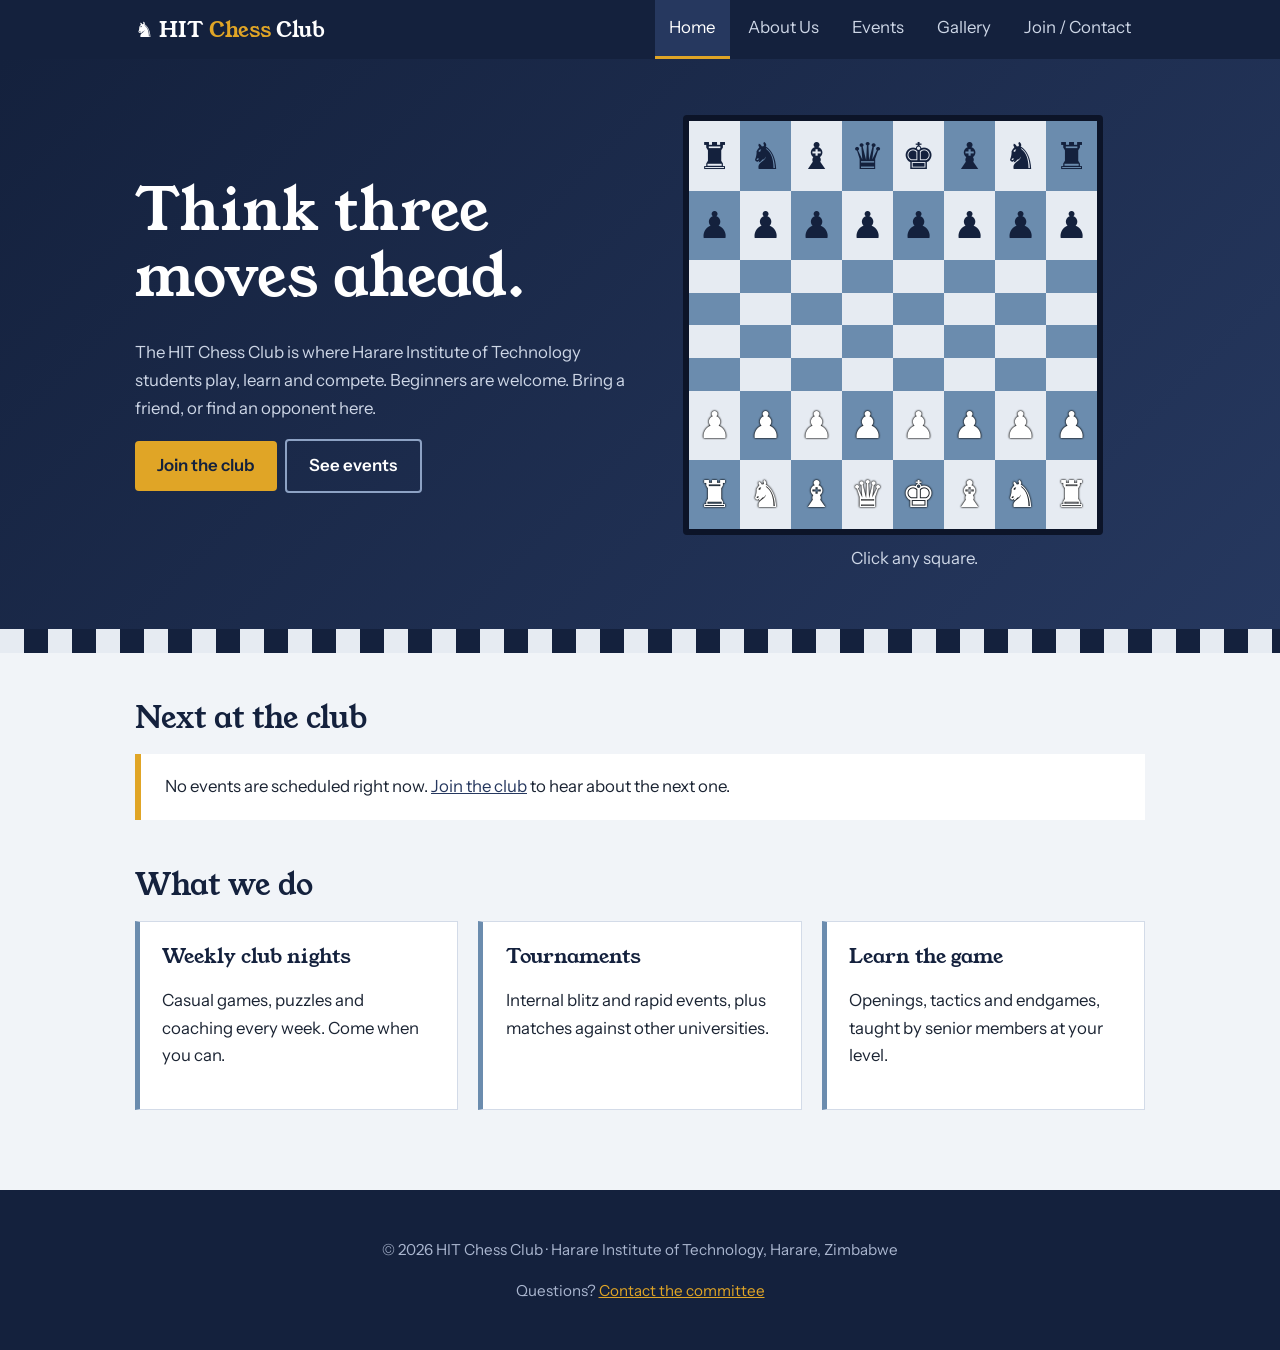
<file: index.html>
<!DOCTYPE html>
<html lang="en">
<head>
<meta charset="UTF-8">
<meta name="viewport" content="width=device-width, initial-scale=1">
<title>Home | HIT Chess Club</title>
<link rel="preconnect" href="https://fonts.googleapis.com">
<link href="https://fonts.googleapis.com/css2?family=Instrument+Sans:wght@400;600&family=Young+Serif&display=swap" rel="stylesheet">
<link rel="stylesheet" href="css/style.css">
</head>
<body>
<header class="site-header"><div class="wrap">
  <a class="brand" href="index.html">&#9822; HIT <span>Chess</span> Club</a>
  <nav aria-label="Main"><ul>
    <li><a href="index.html" class="active">Home</a></li>
    <li><a href="about.html">About Us</a></li>
    <li><a href="events.html">Events</a></li>
    <li><a href="gallery.html">Gallery</a></li>
    <li><a href="join.html">Join / Contact</a></li>
  </ul></nav>
</div></header>
<section class="hero"><div class="wrap">
  <div>
    <h1>Think three moves ahead.</h1>
    <p>The HIT Chess Club is where Harare Institute of Technology students play, learn and compete. Beginners are welcome. Bring a friend, or find an opponent here.</p>
    <p><a class="btn" href="join.html">Join the club</a><a class="btn ghost" href="events.html">See events</a></p>
  </div>
  <div>
    <div class="board" id="board" aria-label="Interactive chessboard"></div>
    <p class="board-info" id="board-info">Click any square.</p>
  </div>
</div></section>
<div class="checker" aria-hidden="true"></div>

<section><div class="wrap">
  <h2>Next at the club</h2>
  <div class="next-event" id="next-event">Loading the next event&hellip;</div>
</div></section>

<section style="padding-top:0"><div class="wrap">
  <h2>What we do</h2>
  <div class="grid">
    <div class="card"><h3>Weekly club nights</h3><p>Casual games, puzzles and coaching every week. Come when you can.</p></div>
    <div class="card"><h3>Tournaments</h3><p>Internal blitz and rapid events, plus matches against other universities.</p></div>
    <div class="card"><h3>Learn the game</h3><p>Openings, tactics and endgames, taught by senior members at your level.</p></div>
  </div>
</div></section>
<footer><div class="wrap">
  <p>&copy; 2026 HIT Chess Club &middot; Harare Institute of Technology, Harare, Zimbabwe</p>
  <p>Questions? <a href="join.html">Contact the committee</a></p>
</div></footer>
<script src="js/main.js"></script>
</body>
</html>
</file>
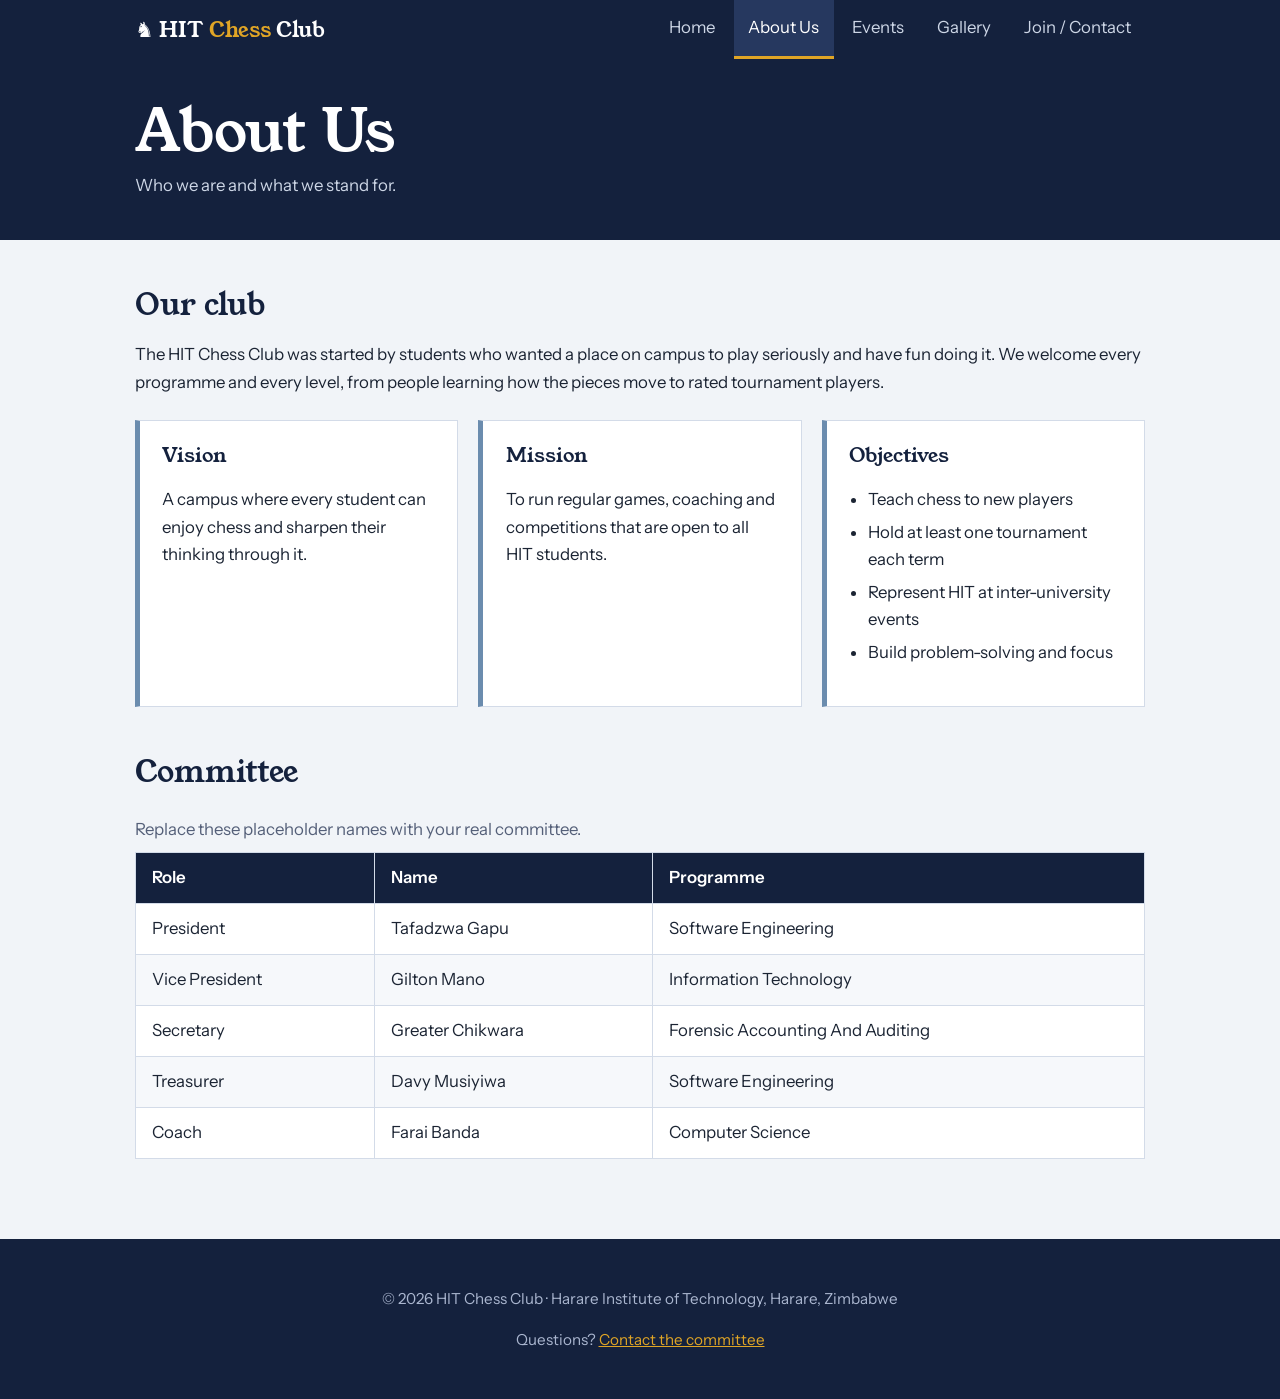
<file: about.html>
<!DOCTYPE html>
<html lang="en">
<head>
<meta charset="UTF-8">
<meta name="viewport" content="width=device-width, initial-scale=1">
<title>About Us | HIT Chess Club</title>
<link rel="preconnect" href="https://fonts.googleapis.com">
<link href="https://fonts.googleapis.com/css2?family=Instrument+Sans:wght@400;600&family=Young+Serif&display=swap" rel="stylesheet">
<link rel="stylesheet" href="css/style.css">
</head>
<body>
<header class="site-header"><div class="wrap">
  <a class="brand" href="index.html">&#9822; HIT <span>Chess</span> Club</a>
  <nav aria-label="Main"><ul>
    <li><a href="index.html">Home</a></li>
    <li><a href="about.html" class="active">About Us</a></li>
    <li><a href="events.html">Events</a></li>
    <li><a href="gallery.html">Gallery</a></li>
    <li><a href="join.html">Join / Contact</a></li>
  </ul></nav>
</div></header>
<div class="page-title"><div class="wrap"><h1>About Us</h1><p>Who we are and what we stand for.</p></div></div>
<section><div class="wrap">
  <h2>Our club</h2>
  <p>The HIT Chess Club was started by students who wanted a place on campus to play seriously and have fun doing it. We welcome every programme and every level, from people learning how the pieces move to rated tournament players.</p>
  <div class="grid" style="margin-top:1.5rem">
    <div class="card"><h3>Vision</h3><p>A campus where every student can enjoy chess and sharpen their thinking through it.</p></div>
    <div class="card"><h3>Mission</h3><p>To run regular games, coaching and competitions that are open to all HIT students.</p></div>
    <div class="card"><h3>Objectives</h3>
      <ul class="tick">
        <li>Teach chess to new players</li>
        <li>Hold at least one tournament each term</li>
        <li>Represent HIT at inter-university events</li>
        <li>Build problem-solving and focus</li>
      </ul>
    </div>
  </div>
</div></section>
<section style="padding-top:0"><div class="wrap">
  <h2>Committee</h2>
  <div class="table-scroll"><table>
    <caption class="sr" style="text-align:left;padding:.5rem 0;color:var(--muted)">Replace these placeholder names with your real committee.</caption>
    <thead><tr><th>Role</th><th>Name</th><th>Programme</th></tr></thead>
    <tbody>
      <tr><td>President</td><td>Tafadzwa Gapu</td><td>Software Engineering</td></tr>
      <tr><td>Vice President</td><td>Gilton Mano</td><td>Information Technology</td></tr>
      <tr><td>Secretary</td><td>Greater Chikwara</td><td>Forensic Accounting And Auditing</td></tr>
      <tr><td>Treasurer</td><td>Davy Musiyiwa</td><td>Software Engineering</td></tr>
      <tr><td>Coach</td><td>Farai Banda</td><td>Computer Science</td></tr>
    </tbody>
  </table></div>
</div></section>
<footer><div class="wrap">
  <p>&copy; 2026 HIT Chess Club &middot; Harare Institute of Technology, Harare, Zimbabwe</p>
  <p>Questions? <a href="join.html">Contact the committee</a></p>
</div></footer>
<script src="js/main.js"></script>
</body>
</html>
</file>
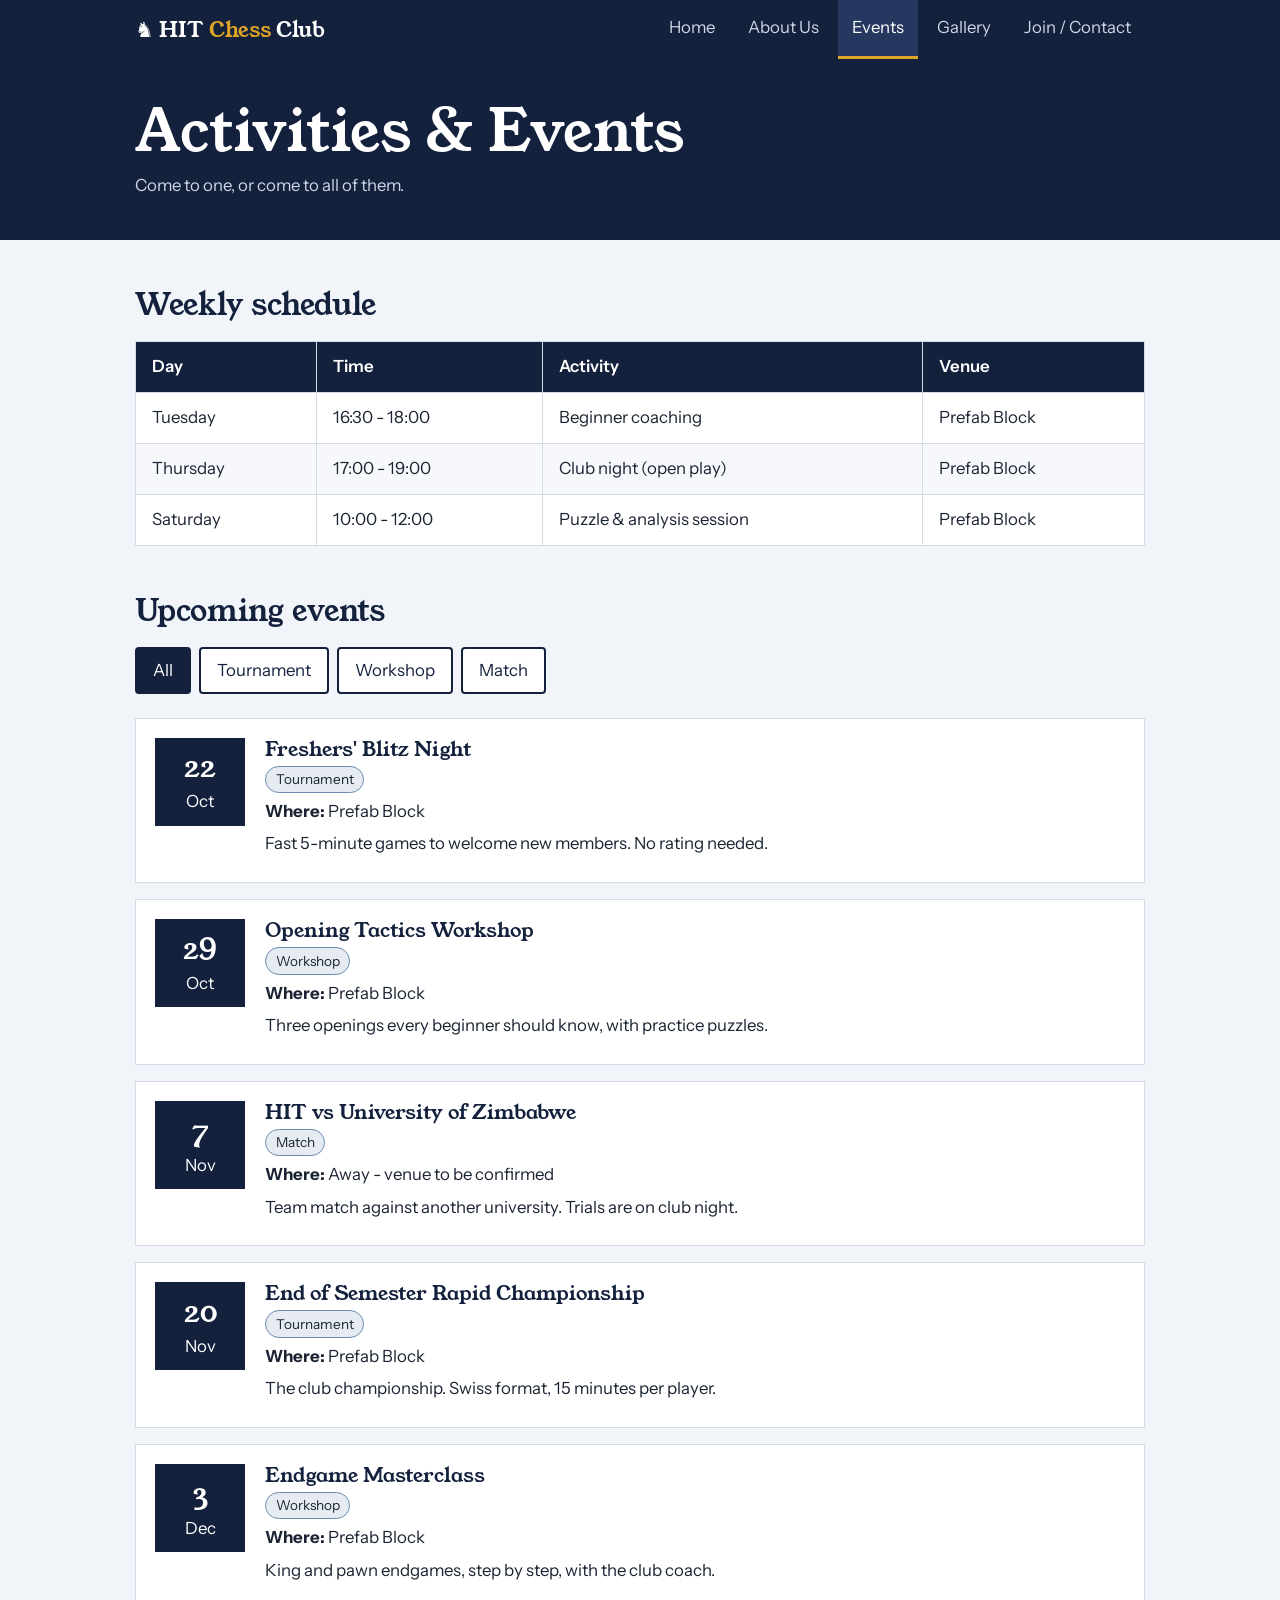
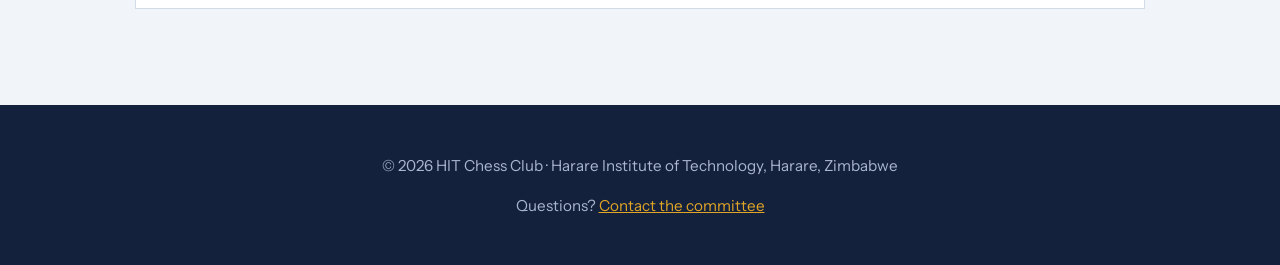
<file: events.html>
<!DOCTYPE html>
<html lang="en">
<head>
<meta charset="UTF-8">
<meta name="viewport" content="width=device-width, initial-scale=1">
<title>Events | HIT Chess Club</title>
<link rel="preconnect" href="https://fonts.googleapis.com">
<link href="https://fonts.googleapis.com/css2?family=Instrument+Sans:wght@400;600&family=Young+Serif&display=swap" rel="stylesheet">
<link rel="stylesheet" href="css/style.css">
</head>
<body>
<header class="site-header"><div class="wrap">
  <a class="brand" href="index.html">&#9822; HIT <span>Chess</span> Club</a>
  <nav aria-label="Main"><ul>
    <li><a href="index.html">Home</a></li>
    <li><a href="about.html">About Us</a></li>
    <li><a href="events.html" class="active">Events</a></li>
    <li><a href="gallery.html">Gallery</a></li>
    <li><a href="join.html">Join / Contact</a></li>
  </ul></nav>
</div></header>
<div class="page-title"><div class="wrap"><h1>Activities &amp; Events</h1><p>Come to one, or come to all of them.</p></div></div>
<section><div class="wrap">
  <h2>Weekly schedule</h2>
  <div class="table-scroll"><table>
    <thead><tr><th>Day</th><th>Time</th><th>Activity</th><th>Venue</th></tr></thead>
    <tbody>
      <tr><td>Tuesday</td><td>16:30 - 18:00</td><td>Beginner coaching</td><td>Prefab Block</td></tr>
      <tr><td>Thursday</td><td>17:00 - 19:00</td><td>Club night (open play)</td><td>Prefab Block</td></tr>
      <tr><td>Saturday</td><td>10:00 - 12:00</td><td>Puzzle &amp; analysis session</td><td>Prefab Block</td></tr>
    </tbody>
  </table></div>
</div></section>
<section style="padding-top:0"><div class="wrap">
  <h2>Upcoming events</h2>
  <div class="filters" id="filters"></div>
  <div id="event-list"></div>
</div></section>
<footer><div class="wrap">
  <p>&copy; 2026 HIT Chess Club &middot; Harare Institute of Technology, Harare, Zimbabwe</p>
  <p>Questions? <a href="join.html">Contact the committee</a></p>
</div></footer>
<script src="js/main.js"></script>
</body>
</html>
</file>
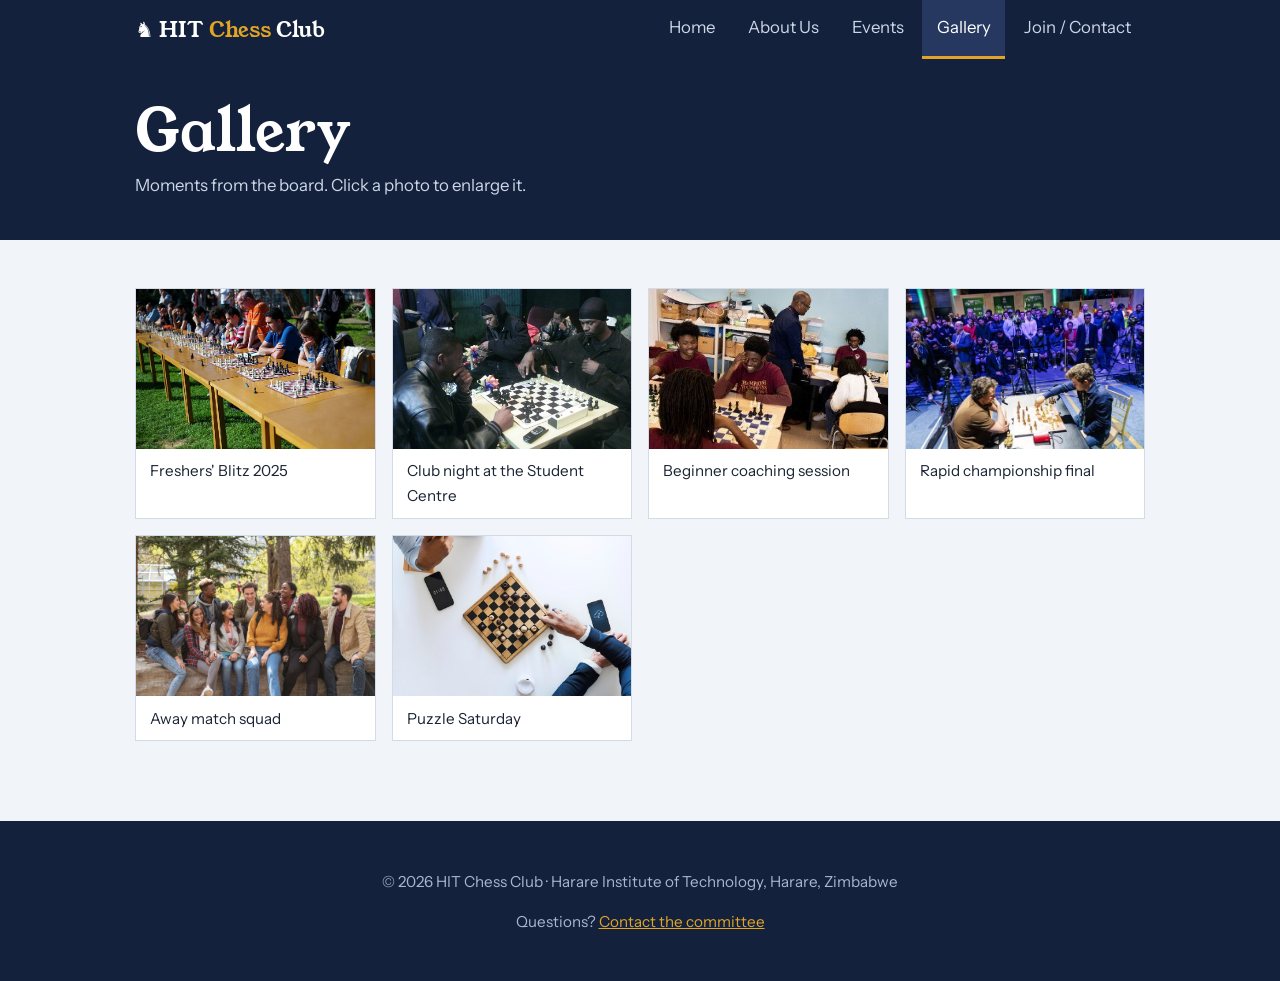
<file: gallery.html>
<!DOCTYPE html>
<html lang="en">
<head>
<meta charset="UTF-8">
<meta name="viewport" content="width=device-width, initial-scale=1">
<title>Gallery | HIT Chess Club</title>
<link rel="preconnect" href="https://fonts.googleapis.com">
<link href="https://fonts.googleapis.com/css2?family=Instrument+Sans:wght@400;600&family=Young+Serif&display=swap" rel="stylesheet">
<link rel="stylesheet" href="css/style.css">
</head>
<body>
<header class="site-header"><div class="wrap">
  <a class="brand" href="index.html">&#9822; HIT <span>Chess</span> Club</a>
  <nav aria-label="Main"><ul>
    <li><a href="index.html">Home</a></li>
    <li><a href="about.html">About Us</a></li>
    <li><a href="events.html">Events</a></li>
    <li><a href="gallery.html" class="active">Gallery</a></li>
    <li><a href="join.html">Join / Contact</a></li>
  </ul></nav>
</div></header>
<div class="page-title"><div class="wrap"><h1>Gallery</h1><p>Moments from the board. Click a photo to enlarge it.</p></div></div>
<section><div class="wrap">
  <div class="gallery" id="gallery"></div>
</div></section>
<div id="lightbox" role="dialog" aria-label="Enlarged photo">
  <div class="big" id="lb-big"></div>
  <p id="lb-cap"></p>
  <button class="btn" id="lb-close">Close</button>
</div>
<footer><div class="wrap">
  <p>&copy; 2026 HIT Chess Club &middot; Harare Institute of Technology, Harare, Zimbabwe</p>
  <p>Questions? <a href="join.html">Contact the committee</a></p>
</div></footer>
<script src="js/main.js"></script>
</body>
</html>
</file>
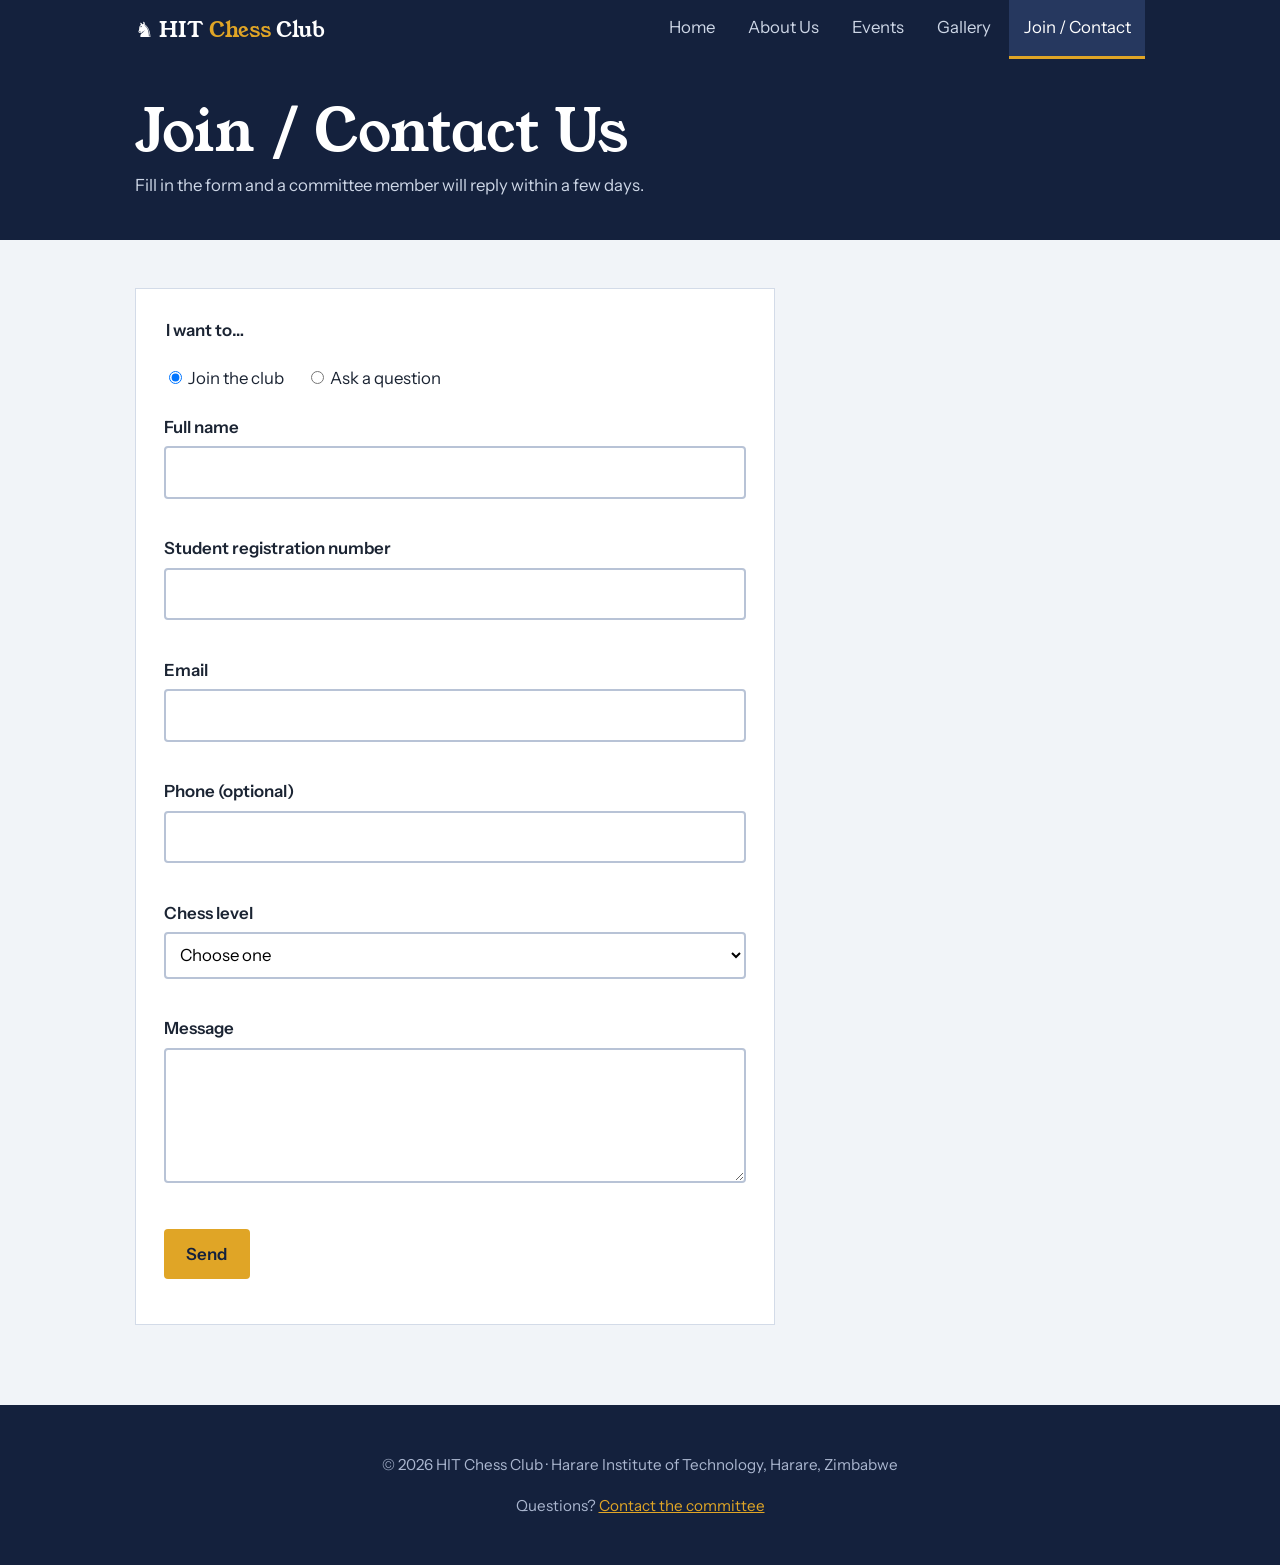
<file: join.html>
<!DOCTYPE html>
<html lang="en">
<head>
<meta charset="UTF-8">
<meta name="viewport" content="width=device-width, initial-scale=1">
<title>Join / Contact | HIT Chess Club</title>
<link rel="preconnect" href="https://fonts.googleapis.com">
<link href="https://fonts.googleapis.com/css2?family=Instrument+Sans:wght@400;600&family=Young+Serif&display=swap" rel="stylesheet">
<link rel="stylesheet" href="css/style.css">
</head>
<body>
<header class="site-header"><div class="wrap">
  <a class="brand" href="index.html">&#9822; HIT <span>Chess</span> Club</a>
  <nav aria-label="Main"><ul>
    <li><a href="index.html">Home</a></li>
    <li><a href="about.html">About Us</a></li>
    <li><a href="events.html">Events</a></li>
    <li><a href="gallery.html">Gallery</a></li>
    <li><a href="join.html" class="active">Join / Contact</a></li>
  </ul></nav>
</div></header>
<div class="page-title"><div class="wrap"><h1>Join / Contact Us</h1><p>Fill in the form and a committee member will reply within a few days.</p></div></div>
<section><div class="wrap">
  <form id="join-form" action="join.php" method="post" novalidate>
    <fieldset>
      <legend>I want to&hellip;</legend>
      <div class="radio-row">
        <label><input type="radio" name="type" value="join" checked> Join the club</label>
        <label><input type="radio" name="type" value="contact"> Ask a question</label>
      </div>
    </fieldset>

    <label for="name">Full name</label>
    <input type="text" id="name" name="name" autocomplete="name">
    <p class="err" id="err-name"></p>

    <label for="regno">Student registration number</label>
    <input type="text" id="regno" name="regno">
    <p class="err" id="err-regno"></p>

    <label for="email">Email</label>
    <input type="email" id="email" name="email" autocomplete="email">
    <p class="err" id="err-email"></p>

    <label for="phone">Phone (optional)</label>
    <input type="tel" id="phone" name="phone" autocomplete="tel">
    <p class="err" id="err-phone"></p>

    <label for="level">Chess level</label>
    <select id="level" name="level">
      <option value="">Choose one</option>
      <option>Beginner</option><option>Intermediate</option><option>Advanced</option>
    </select>
    <p class="err" id="err-level"></p>

    <label for="message">Message</label>
    <textarea id="message" name="message" rows="4"></textarea>
    <p class="err" id="err-message"></p>

    <p><button class="btn" type="submit">Send</button></p>
  </form>
</div></section>
<footer><div class="wrap">
  <p>&copy; 2026 HIT Chess Club &middot; Harare Institute of Technology, Harare, Zimbabwe</p>
  <p>Questions? <a href="join.html">Contact the committee</a></p>
</div></footer>
<script src="js/main.js"></script>
</body>
</html>
</file>
<file: css/style.css>
:root{
  --ink:#14213d; --ink-2:#26385f; --paper:#f1f4f8; --sq-light:#e6ebf2; --sq-dark:#6b8cae;
  --gold:#e0a526; --text:#1b2433; --muted:#556079; --white:#fff;
  --head:"Young Serif",Georgia,serif; --body:"Instrument Sans",Arial,sans-serif;
}
*,*::before,*::after{box-sizing:border-box}
html{scroll-behavior:smooth}
body{margin:0;font:1.05rem/1.65 var(--body);color:var(--text);background:var(--paper)}
h1,h2,h3{font-family:var(--head);font-weight:400;line-height:1.15;color:var(--ink)}
h1{font-size:clamp(2.2rem,5vw,3.6rem);margin:0 0 .5em}
h2{font-size:1.9rem;margin:0 0 .6em}
a{color:var(--ink-2)}
:focus-visible{outline:3px solid var(--gold);outline-offset:2px}
.wrap{max-width:1050px;margin:0 auto;padding:0 1.25rem}
section{padding:3rem 0}

.site-header{position:sticky;top:0;z-index:50;background:var(--ink)}
.site-header .wrap{display:flex;align-items:center;justify-content:space-between;flex-wrap:wrap}
.brand{font:1.3rem var(--head);color:var(--white);text-decoration:none;padding:.9rem 0}
.brand span{color:var(--gold)}
nav ul{list-style:none;display:flex;gap:.25rem;margin:0;padding:0;flex-wrap:wrap}
nav a{display:block;padding:.9rem .9rem;color:#cdd6e6;text-decoration:none;border-bottom:3px solid transparent}
nav a:hover,nav a.active{color:var(--white);border-bottom-color:var(--gold);background:var(--ink-2)}

.hero{background:linear-gradient(135deg,var(--ink) 0%,var(--ink-2) 100%);color:var(--white);padding:3.5rem 0}
.hero h1{color:var(--white)}
.hero p{color:#cdd6e6;max-width:34rem}
.hero .wrap{display:grid;grid-template-columns:1.1fr 1fr;gap:2.5rem;align-items:center}
.page-title{background:var(--ink);padding:2.5rem 0}
.page-title h1{color:var(--white);margin:0}
.page-title p{color:#cdd6e6;margin:.4rem 0 0}

.btn{display:inline-block;padding:.7rem 1.4rem;background:var(--gold);color:var(--ink);font-weight:600;border:0;border-radius:4px;text-decoration:none;cursor:pointer;font:inherit;font-weight:600}
.btn:hover{background:#f0b93d}
.btn.ghost{background:transparent;color:var(--white);border:2px solid #8da2c4;margin-left:.5rem}

.board{display:grid;grid-template-columns:repeat(8,1fr);width:100%;max-width:420px;aspect-ratio:1;border:6px solid #0c1428;border-radius:4px;justify-self:center}
.sq{display:flex;align-items:center;justify-content:center;font-size:clamp(1.3rem,4vw,2.3rem);cursor:pointer;user-select:none;line-height:1}
.sq.l{background:var(--sq-light);color:#14213d}
.sq.d{background:var(--sq-dark);color:#14213d}
.sq.sel{outline:4px solid var(--gold);outline-offset:-4px}
.sq.w{color:#fff;text-shadow:0 0 2px #000,0 0 2px #000}
.board-info{text-align:center;color:#cdd6e6;margin:.6rem 0 0;min-height:1.6em}

.checker{height:24px;background:repeating-conic-gradient(var(--ink) 0 25%,var(--sq-light) 0 50%) 0 0/48px 48px}

.grid{display:grid;grid-template-columns:repeat(auto-fit,minmax(240px,1fr));gap:1.25rem}
.card{background:var(--white);padding:1.4rem;border:1px solid #d3dbe8;border-left:5px solid var(--sq-dark);margin-bottom:0}
.card h3{margin-top:0}
.next-event{background:var(--white);border-left:6px solid var(--gold);padding:1.2rem 1.5rem}
.tag{display:inline-block;padding:.1rem .6rem;background:var(--sq-light);border:1px solid var(--sq-dark);border-radius:99px;font-size:.85rem}
ul.tick{padding-left:1.2rem}
ul.tick li{margin:.3rem 0}

table{border-collapse:collapse;width:100%;background:var(--white)}
th,td{padding:.7rem 1rem;border:1px solid #d3dbe8;text-align:left}
th{background:var(--ink);color:var(--white);font-weight:600}
tbody tr:nth-child(even){background:#f6f8fb}
.table-scroll{overflow-x:auto}

.filters{display:flex;gap:.5rem;flex-wrap:wrap;margin-bottom:1.5rem}
.filters button{padding:.45rem 1rem;border:2px solid var(--ink);background:var(--white);color:var(--ink);cursor:pointer;font:inherit;border-radius:4px}
.filters button.on,.filters button:hover{background:var(--ink);color:var(--white)}
.event{display:grid;grid-template-columns:90px 1fr;gap:1.25rem;background:var(--white);padding:1.2rem;border:1px solid #d3dbe8;margin-bottom:1rem}
.event .date{background:var(--ink);color:var(--white);text-align:center;padding:.6rem 0;align-self:start}
.event .date b{display:block;font:1.8rem var(--head)}
.event h3{margin:0 0 .3rem}
.event p{margin:.3rem 0}

.gallery{display:grid;grid-template-columns:repeat(auto-fill,minmax(220px,1fr));gap:1rem}
.gallery figure{margin:0;background:var(--white);border:1px solid #d3dbe8;cursor:pointer;transition:transform .2s}
.gallery figure:hover{transform:translateY(-4px)}
.gallery .pic{height:160px;display:flex;align-items:center;justify-content:center;font-size:4rem;color:rgba(255,255,255,.9)}
.gallery img{width:100%;height:160px;object-fit:cover;display:block}
.gallery figcaption{padding:.6rem .9rem;font-size:.95rem}
#lightbox{position:fixed;inset:0;background:rgba(10,16,32,.92);display:none;align-items:center;justify-content:center;flex-direction:column;z-index:100;color:#fff;padding:1rem;text-align:center}
#lightbox.open{display:flex}
#lightbox .big{width:min(560px,90vw);height:min(340px,50vh);display:flex;align-items:center;justify-content:center;font-size:8rem;border-radius:4px;overflow:hidden}
#lightbox .big img{width:100%;height:100%;object-fit:cover}

form{background:var(--white);padding:1.75rem;border:1px solid #d3dbe8;max-width:640px}
label,legend{display:block;font-weight:600;margin:1rem 0 .3rem}
fieldset{border:0;padding:0;margin:0}
input[type=text],input[type=email],input[type=tel],select,textarea{width:100%;padding:.65rem;border:2px solid #b8c3d6;border-radius:4px;font:inherit;background:#fff}
input:focus,select:focus,textarea:focus{border-color:var(--ink-2)}
.radio-row label{display:inline-block;font-weight:400;margin-right:1.2rem}
.err{color:#b3261e;font-size:.9rem;min-height:1.2em;margin:.2rem 0 0}
input.bad,select.bad,textarea.bad{border-color:#b3261e}
.notice{padding:1rem 1.25rem;border-left:6px solid;max-width:640px;background:#fff}
.notice.ok{border-color:#2e7d32}.notice.fail{border-color:#b3261e}

footer{background:var(--ink);color:#aab6cf;padding:2rem 0;margin-top:2rem;text-align:center;font-size:.95rem}
footer a{color:var(--gold)}

@media (max-width:760px){
  .hero .wrap{grid-template-columns:1fr}
  .event{grid-template-columns:1fr}
  .event .date{display:flex;gap:.6rem;justify-content:center;align-items:baseline}
}
@media (prefers-reduced-motion:reduce){*{transition:none!important;scroll-behavior:auto!important}}
</file>
